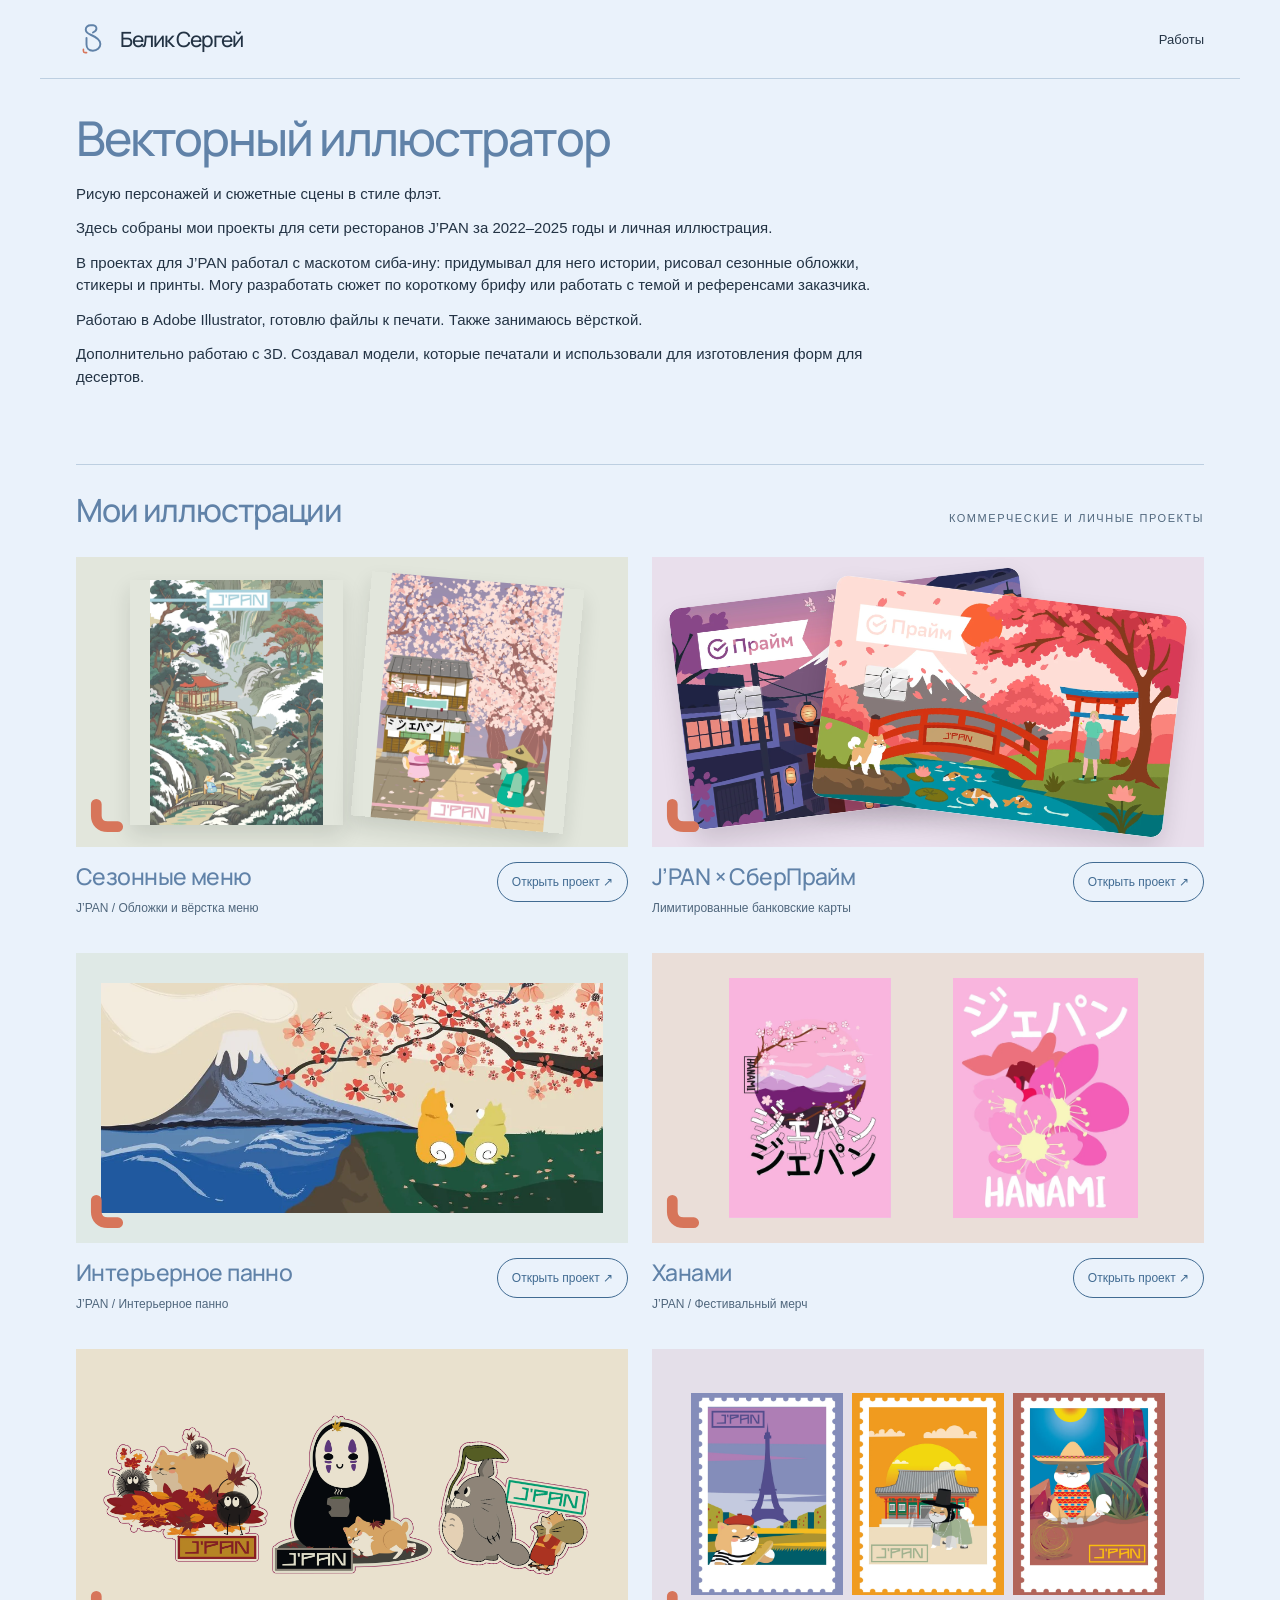
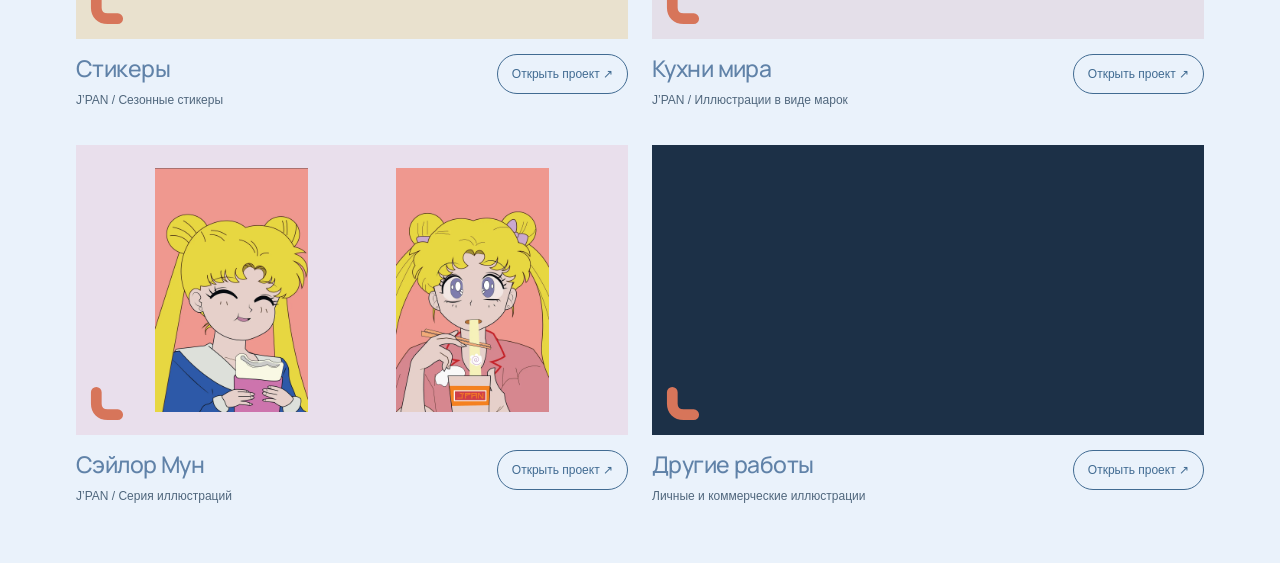
<file: index.html>
<!DOCTYPE html>

<html lang="ru">
<head>
<meta charset="utf-8"/>
<meta content="width=device-width, initial-scale=1" name="viewport"/>
<meta content="#eaf2fb" name="theme-color"/>
<meta content="Сергей Белик — коммерческий векторный иллюстратор. Проекты для J’PAN в 2022–2025: меню, интерьер, мерч и коллаборации. Личные сюжетные иллюстрации." name="description"/>
<title>Сергей Белик — коммерческая векторная иллюстрация</title>
<link href="favicon.svg" rel="icon" type="image/svg+xml"/>
<link href="assets/fonts/manrope-medium.woff" rel="preload" as="font" type="font/woff" crossorigin="anonymous"/>
<link href="styles.css?v=20261020-unified-timing" rel="stylesheet"/>
<script defer="" src="content.js?v=20261020-compact-layout"></script>
<script defer src="text-content.js?v=20261020-compact-layout"></script>
<script defer="" src="script.js?v=20261020-unified-timing"></script>
</head>
<body>
<div id="sergey-portfolio-concept">
<header class="sp-header">
<button aria-label="Белик Сергей — на главную" class="sp-brand cursor-interaction" data-home="" type="button"><img aria-hidden="true" class="sp-brand-mark" src="assets/sb-ribbon.svg?v=20261008-blue-orange-3" alt="" width="32" height="32"/> <span data-text="home.brandName">Белик Сергей</span></button>
<nav aria-label="Навигация портфолио" class="sp-nav"><button class="cursor-interaction" data-jump="sp-work" type="button" data-text="ui.navWork">Работы</button></nav>
</header>
<main class="sp-home">
<section class="sp-intro" id="sp-about">
<div><h1 data-text="home.heading">Векторный иллюстратор</h1></div>
<div class="sp-intro-copy"><p data-text="home.intro">Рисую персонажей и сюжетные сцены в стиле флэт.</p><p data-text="home.introExtra">Здесь собраны мои проекты для сети ресторанов J’PAN за 2022–2025 годы и личная иллюстрация.</p><p data-text="home.aboutIntro">В проектах для J’PAN работал с маскотом сиба-ину: придумывал для него истории, рисовал сезонные обложки, стикеры и принты. Могу разработать сюжет по короткому брифу или работать с темой и референсами заказчика.</p><p data-text="home.aboutExtra">Работаю в Adobe Illustrator, готовлю файлы к печати. Также занимаюсь вёрсткой.</p><p data-text="home.about3d">Дополнительно работаю с 3D. Создавал модели, которые печатали и использовали для изготовления форм для десертов.</p></div>
</section>

<section class="sp-section" id="sp-work">
<div class="sp-section-head"><h2 data-text="home.worksTitle">Мои иллюстрации</h2><span class="sp-label" data-text="home.worksLabel">Коммерческие и личные проекты</span></div>
<div class="sp-grid">

<button aria-label="Открыть проект: Сезонные меню J’PAN" class="sp-project cursor-interaction" data-project="menus" type="button"><span class="sp-project-art sp-menus"><svg class="sp-project-corner" viewBox="423 818 108 111" aria-hidden="true" focusable="false"><path d="M443 838 L443 874 C443 895 457 909 479 909 L511 909"/></svg><img alt="Зимняя обложка J’PAN" data-asset="winterFront" decoding="async" height="3600" loading="lazy" src="assets/previews/winter25a_back.webp" width="2546"/><img alt="Весенняя обложка Ханами" data-asset="springFront" decoding="async" height="3600" loading="lazy" src="assets/previews/hanami_front.webp" width="2546"/></span><span class="sp-project-meta"><span><span class="sp-project-title">Сезонные меню</span><span class="sp-project-label">J’PAN / Обложки и вёрстка меню</span></span><span aria-hidden="true" class="sp-arrow">Открыть проект ↗</span></span></button><button aria-label="Открыть проект: J’PAN × СберПрайм" class="sp-project cursor-interaction" data-project="bank" type="button"><span class="sp-project-art sp-bank"><svg class="sp-project-corner" viewBox="423 818 108 111" aria-hidden="true" focusable="false"><path d="M443 838 L443 874 C443 895 457 909 479 909 L511 909"/></svg><img alt="Банковская карта с ночной улицей" data-asset="bankNight" decoding="async" height="2270" loading="lazy" src="assets/previews/sber-night-final.webp" width="3600"/><img alt="Банковская карта с садом и сакурой" data-asset="bankSpring" decoding="async" height="2270" loading="lazy" src="assets/previews/sber-sakura-final.webp" width="3600"/></span><span class="sp-project-meta"><span><span class="sp-project-title">J’PAN × СберПрайм</span><span class="sp-project-label">Лимитированные банковские карты</span></span><span aria-hidden="true" class="sp-arrow">Открыть проект ↗</span></span></button><button aria-label="Открыть проект: Интерьерное панно" class="sp-project cursor-interaction" data-project="panel" type="button"><span class="sp-project-art sp-panel"><svg class="sp-project-corner" viewBox="423 818 108 111" aria-hidden="true" focusable="false"><path d="M443 838 L443 874 C443 895 457 909 479 909 L511 909"/></svg><img alt="Иллюстрация для интерьерного панно J’PAN" data-asset="panel" decoding="async" height="412" loading="lazy" src="assets/previews/panel-source-hi.webp" width="900"/></span><span class="sp-project-meta"><span><span class="sp-project-title">Интерьерное панно</span><span class="sp-project-label">J’PAN / Интерьерное панно</span></span><span aria-hidden="true" class="sp-arrow">Открыть проект ↗</span></span></button><button aria-label="Открыть проект: Ханами — фестивальный мерч" class="sp-project cursor-interaction" data-project="merch" type="button"><span class="sp-project-art sp-merch"><svg class="sp-project-corner" viewBox="423 818 108 111" aria-hidden="true" focusable="false"><path d="M443 838 L443 874 C443 895 457 909 479 909 L511 909"/></svg><img alt="Первый принт Ханами" data-asset="merchOne" decoding="async" height="1338" loading="lazy" src="assets/previews/hanami-print-1-cropped.webp" width="900"/><img alt="Второй принт Ханами" data-asset="merchTwo" decoding="async" height="1165" loading="lazy" src="assets/previews/hanami-print-2-cropped.webp" width="900"/></span><span class="sp-project-meta"><span><span class="sp-project-title">Ханами</span><span class="sp-project-label">J’PAN / Фестивальный мерч</span></span><span aria-hidden="true" class="sp-arrow">Открыть проект ↗</span></span></button><button aria-label="Открыть проект: Стикеры" class="sp-project cursor-interaction" data-project="stickers" type="button"><span class="sp-project-art sp-stickers"><svg class="sp-project-corner" viewBox="423 818 108 111" aria-hidden="true" focusable="false"><path d="M443 838 L443 874 C443 895 457 909 479 909 L511 909"/></svg><img alt="Осенний стикер J’PAN" data-asset="stickerOne" decoding="async" height="2000" loading="lazy" src="assets/previews/autumn-sticker-1.webp" width="2000"/><img alt="Второй осенний стикер J’PAN" data-asset="stickerTwo" decoding="async" height="2000" loading="lazy" src="assets/previews/autumn-sticker-2.webp" width="2000"/><img alt="Третий осенний стикер J’PAN" data-asset="stickerThree" decoding="async" height="2000" loading="lazy" src="assets/previews/autumn-sticker-3.webp" width="2000"/></span><span class="sp-project-meta"><span><span class="sp-project-title">Стикеры</span><span class="sp-project-label">J’PAN / Сезонные стикеры</span></span><span aria-hidden="true" class="sp-arrow">Открыть проект ↗</span></span></button><button aria-label="Открыть проект: Кухни мира" class="sp-project cursor-interaction" data-project="series" type="button"><span class="sp-project-art sp-series"><svg class="sp-project-corner" viewBox="423 818 108 111" aria-hidden="true" focusable="false"><path d="M443 838 L443 874 C443 895 457 909 479 909 L511 909"/></svg><img alt="Первая иллюстрация серии Кухни мира" data-asset="worldOne" decoding="async" height="2400" loading="lazy" src="assets/previews/world-cuisines-1.webp" width="1800"/><img alt="Вторая иллюстрация серии Кухни мира" data-asset="worldTwo" decoding="async" height="2400" loading="lazy" src="assets/previews/world-cuisines-2.webp" width="1800"/><img alt="Третья иллюстрация серии Кухни мира" data-asset="worldThree" decoding="async" height="2400" loading="lazy" src="assets/previews/world-cuisines-3.webp" width="1800"/></span><span class="sp-project-meta"><span><span class="sp-project-title">Кухни мира</span><span class="sp-project-label">J’PAN / Иллюстрации в виде марок</span></span><span aria-hidden="true" class="sp-arrow">Открыть проект ↗</span></span></button><button aria-label="Открыть проект: Сэйлор Мун" class="sp-project cursor-interaction" data-project="sailor" type="button"><span class="sp-project-art sp-sailor"><svg class="sp-project-corner" viewBox="423 818 108 111" aria-hidden="true" focusable="false"><path d="M443 838 L443 874 C443 895 457 909 479 909 L511 909"/></svg><img alt="Сэйлор Мун — первая иллюстрация" data-asset="restored63" decoding="async" height="2600" loading="lazy" src="assets/previews/sailor-moon-1.webp" width="1625"/><img alt="Сэйлор Мун — вторая иллюстрация" data-asset="restored64" decoding="async" height="2600" loading="lazy" src="assets/previews/sailor-moon-2.webp" width="1625"/></span><span class="sp-project-meta"><span><span class="sp-project-title">Сэйлор Мун</span><span class="sp-project-label">J’PAN / Серия иллюстраций</span></span><span aria-hidden="true" class="sp-arrow">Открыть проект ↗</span></span></button><button aria-label="Открыть проект: Другие работы" class="sp-project cursor-interaction" data-project="selected" type="button"><span class="sp-project-art sp-selected"><svg class="sp-project-corner" viewBox="423 818 108 111" aria-hidden="true" focusable="false"><path d="M443 838 L443 874 C443 895 457 909 479 909 L511 909"/></svg><img alt="Книжный магазин: девушка, кот и корги среди бумажных волн и оживших книг" data-asset="imaginationFlood" decoding="async" height="1132" loading="lazy" src="assets/previews/imagination-flood.webp" width="1600"/></span><span class="sp-project-meta"><span><span class="sp-project-title">Другие работы</span><span class="sp-project-label">Личные и коммерческие иллюстрации</span></span><span aria-hidden="true" class="sp-arrow">Открыть проект ↗</span></span></button></div>
</section>

</main>
<section aria-label="Страница проекта" class="sp-case" hidden="">
<button aria-label="Назад ко всем работам" class="sp-case-back cursor-interaction" data-return="" type="button"><span aria-hidden="true">←</span> <span data-text="ui.back">Назад</span></button>
<div class="sp-case-head"><div><p class="sp-label" data-case-label=""></p><h2 data-case-title=""></h2></div><p data-case-description=""></p></div>
<nav aria-label="Разделы проекта" class="sp-case-nav" hidden=""></nav>
<div class="sp-case-divider" aria-hidden="true"></div>
<div class="sp-case-gallery"></div>
<div aria-label="Публикации проекта" class="sp-case-publications" hidden=""></div>
</section>

<span aria-live="polite" class="sr-only" data-announcement=""></span>
<div class="sp-project-transition" role="status" tabindex="-1" aria-label="Открываем проект" hidden>
<svg class="sp-transition-logo" viewBox="403 244 480 700" aria-hidden="true" focusable="false">
<path class="sp-transition-blue" d="M647 484 C680 466 721 442 720 403 C722 365 698 332 650 330 L598 330 C537 330 492 367 493 425 C494 473 532 502 598 531 C705 576 804 629 804 725 C804 809 730 867 645 867 C555 867 509 805 509 737 L509 601"/>
<!-- Starts with the existing orange corner and travels once around the logo. -->
<path class="sp-transition-orbit" pathLength="100" d="M443 838 L443 874 C443 895 457 909 479 909 L807 909 C831 909 850 890 850 866 L850 313 C850 289 831 270 807 270 L486 270 C462 270 443 289 443 313 L443 838 Z"/>
</svg>
</div>
<dialog aria-labelledby="sp-lightbox-caption" class="sp-lightbox">
<div class="sp-lightbox-toolbar"><button aria-pressed="false" data-image-zoom="" type="button">Увеличить</button><a data-image-original="" rel="noopener noreferrer" target="_blank">Открыть изображение ↗</a><button aria-label="Закрыть просмотр" autofocus="" data-image-close="" type="button">Закрыть ×</button></div>
<div class="sp-lightbox-stage"><img alt=""/></div>
<div class="sp-lightbox-bottom"><button aria-label="Предыдущее изображение" data-image-previous="" type="button">←</button><p id="sp-lightbox-caption"></p><button aria-label="Следующее изображение" data-image-next="" type="button">→</button></div>
</dialog></div>
</body>
</html>
</file>
<file: styles.css>
@font-face{font-family:Manrope;src:url('assets/fonts/manrope-medium.woff') format('woff');font-style:normal;font-weight:500;font-display:swap}
    #sergey-portfolio-concept{--paper:#eaf2fb;--ink:#233344;--sub:#50677d;--rule:#bdcfe1;--accent:#416b92;--stage:#d8e6f3;--corner:#d7755a;--logo-blue:#6082A8;font-family:Arial,Helvetica,sans-serif;color:var(--ink);background:var(--paper);text-align:left;overflow-wrap:break-word}
    #sergey-portfolio-concept *{box-sizing:border-box}
    #sergey-portfolio-concept [hidden]{display:none!important}
    #sergey-portfolio-concept button,#sergey-portfolio-concept a{font:inherit;color:inherit}
    #sergey-portfolio-concept h1,#sergey-portfolio-concept h2,#sergey-portfolio-concept h3,#sergey-portfolio-concept h4,#sergey-portfolio-concept .sp-project-title,#sergey-portfolio-concept .sp-brand{font-family:Manrope,Arial,Helvetica,sans-serif;font-weight:500;font-style:normal;font-synthesis:none}
    #sergey-portfolio-concept h1,#sergey-portfolio-concept h2,#sergey-portfolio-concept h3,#sergey-portfolio-concept h4,#sergey-portfolio-concept .sp-project-title{color:var(--logo-blue)}
    #sergey-portfolio-concept button{cursor:inherit}
    #sergey-portfolio-concept img{display:block;max-width:100%;height:auto}
    #sergey-portfolio-concept p,#sergey-portfolio-concept h1,#sergey-portfolio-concept h2,#sergey-portfolio-concept h3{margin:0}
    #sergey-portfolio-concept .sp-header{padding:23px 36px;display:flex;justify-content:space-between;align-items:center;gap:24px;border-bottom:1px solid var(--rule)}
    #sergey-portfolio-concept .sp-brand{font-size:21px;letter-spacing:-.06em;background:none;border:0;padding:0;text-align:left;font-weight:500;display:flex;gap:12px;align-items:center}
    #sergey-portfolio-concept .sp-brand-mark{display:block;flex:0 0 32px;width:32px;height:32px;object-fit:contain}
    #sergey-portfolio-concept .sp-nav{display:flex;gap:26px}
    #sergey-portfolio-concept .sp-nav button{font-size:13px;padding:4px 0;border:0;background:none}
    #sergey-portfolio-concept .sp-label{font-size:11px;line-height:1.5;letter-spacing:.14em;text-transform:uppercase}
    #sergey-portfolio-concept .sp-intro{padding:32px 36px 24px;display:grid;grid-template-columns:1fr;gap:18px;align-items:start}
    #sergey-portfolio-concept .sp-intro .sp-label{color:var(--accent);margin-bottom:22px}
    #sergey-portfolio-concept h1{font-weight:500;font-size:clamp(32px,4vw,48px);line-height:1.12;letter-spacing:-.045em}
    #sergey-portfolio-concept [data-text="home.heading"],#sergey-portfolio-concept [data-case-description],#sergey-portfolio-concept .sp-intro-copy p,#sergey-portfolio-concept .sp-about-copy p{white-space:pre-line}
    #sergey-portfolio-concept .sp-intro-copy{max-width:820px;padding-bottom:0}
    #sergey-portfolio-concept .sp-intro-copy p{font-size:15px;line-height:1.5}
    #sergey-portfolio-concept .sp-intro-copy p+p{margin-top:12px}
    #sergey-portfolio-concept .sp-text-link{display:inline-flex;align-items:center;gap:20px;padding:14px 0 6px;background:none;border:0;border-bottom:1px solid var(--ink);font-size:13px}
    #sergey-portfolio-concept .sp-hero{margin:0 36px}
    #sergey-portfolio-concept .sp-hero img{width:100%;aspect-ratio:2.18;object-fit:contain;background:#cde0e5}
    #sergey-portfolio-concept .sp-hero-caption{display:flex;justify-content:space-between;gap:16px;padding:14px 0 22px;color:var(--sub);font-size:12px}
    #sergey-portfolio-concept .sp-section{padding:52px 36px 58px}
    #sergey-portfolio-concept .sp-section-head{display:flex;justify-content:space-between;align-items:baseline;gap:20px;margin-bottom:25px;border-top:1px solid var(--rule);padding-top:23px}
    #sergey-portfolio-concept .sp-section-head h2{font-size:32px;font-weight:500;letter-spacing:-.035em}
    #sergey-portfolio-concept .sp-section-head .sp-label{color:var(--sub)}
    #sergey-portfolio-concept .sp-grid{display:grid;grid-template-columns:1fr 1fr;gap:36px 24px}
    #sergey-portfolio-concept .sp-project{border:0;background:none;padding:0;display:block;width:100%;text-align:left}
    #sergey-portfolio-concept .sp-project-art{height:290px;position:relative;overflow:hidden;display:flex;align-items:center;justify-content:center;gap:18px;padding:23px;background:var(--stage)}
    #sergey-portfolio-concept .sp-project:hover .sp-project-art{filter:brightness(.98)}
    #sergey-portfolio-concept .sp-project:hover .sp-project-title{color:var(--logo-blue)}
    #sergey-portfolio-concept .sp-menus{background:light-dark(#e2e6dc,#354031)}
    #sergey-portfolio-concept .sp-menus img{width:42%;max-height:245px;object-fit:contain;box-shadow:0 10px 20px #18211420}
    #sergey-portfolio-concept .sp-menus img:first-child{transform:rotate(-5deg)}
    #sergey-portfolio-concept .sp-menus img:last-child{transform:rotate(5deg)}
    #sergey-portfolio-concept .sp-bank{background:light-dark(#e9dfec,#3b2c42)}
    #sergey-portfolio-concept .sp-bank img{position:absolute;width:64%;border-radius:12px;box-shadow:0 12px 24px #21112525}
    #sergey-portfolio-concept .sp-bank img:first-of-type{top:30px;left:28px;transform:rotate(-7deg)}
    #sergey-portfolio-concept .sp-bank img:last-of-type{bottom:30px;right:28px;transform:rotate(7deg)}
    #sergey-portfolio-concept .sp-panel{background:light-dark(#dfe9e6,#2f413b);padding:25px}
    #sergey-portfolio-concept .sp-panel img{width:100%;max-height:235px;object-fit:contain}
    #sergey-portfolio-concept .sp-merch{background:light-dark(#eaded8,#44352d)}
    #sergey-portfolio-concept .sp-merch img{width:43%;height:240px;object-fit:contain}
    #sergey-portfolio-concept .sp-series{background:light-dark(#e4dfe9,#3a3142);gap:9px}
    #sergey-portfolio-concept .sp-series img{width:30%;max-height:229px;object-fit:contain}
    #sergey-portfolio-concept .sp-stickers{background:light-dark(#e9e1ce,#d6d0bf);gap:0}
    #sergey-portfolio-concept .sp-stickers img{width:33%;object-fit:contain;mix-blend-mode:multiply}
    #sergey-portfolio-concept .sp-stickers img:first-child{transform:rotate(-9deg) translateY(22px)}
    #sergey-portfolio-concept .sp-stickers img:last-child{transform:rotate(9deg) translateY(15px)}
    #sergey-portfolio-concept .sp-project-meta{display:flex;justify-content:space-between;align-items:start;gap:14px;margin-top:15px;flex-wrap:wrap}
    #sergey-portfolio-concept .sp-project-title{display:block;font-size:23px;font-weight:500;letter-spacing:-.025em;line-height:1.3}
    #sergey-portfolio-concept .sp-project-label{display:block;font-size:12px;line-height:1.5;color:var(--sub);margin-top:7px}
    #sergey-portfolio-concept .sp-arrow{color:var(--accent);font-size:12px;line-height:1.5;padding:10px 14px;border:1px solid currentColor;border-radius:24px;white-space:nowrap;transition:background .15s,color .15s}
    #sergey-portfolio-concept .sp-project:hover .sp-arrow,#sergey-portfolio-concept .sp-project:focus-visible .sp-arrow{color:var(--paper);background:var(--accent);border-color:var(--accent)}
    #sergey-portfolio-concept button{cursor:pointer}
    #sergey-portfolio-concept button:focus-visible,#sergey-portfolio-concept a:focus-visible{outline:2px solid var(--accent);outline-offset:6px}
    @media(hover:hover) and (pointer:fine){#sergey-portfolio-concept .sp-project:hover .sp-project-art{animation:sp-work-jiggle .36s ease-out}}
    @keyframes sp-work-jiggle{0%,100%{transform:none}25%{transform:translate(-2px,0) rotate(-.4deg)}55%{transform:translate(2px,-1px) rotate(.4deg)}78%{transform:translate(-1px,0) rotate(-.2deg)}}
    @media(prefers-reduced-motion:reduce){#sergey-portfolio-concept .sp-project:hover .sp-project-art{animation:none}#sergey-portfolio-concept .sp-arrow{transition:none}}
    #sergey-portfolio-concept .sp-about{display:grid;grid-template-columns:1fr 1.4fr;gap:40px;padding:48px 36px 64px;border-top:1px solid var(--rule)}
    #sergey-portfolio-concept .sp-about h2{font-size:43px;font-weight:500;letter-spacing:-.035em;margin-top:16px}
    #sergey-portfolio-concept .sp-about-copy{max-width:490px;font-size:19px;line-height:1.55}
    #sergey-portfolio-concept .sp-about-copy p+p{font-size:13px;color:var(--sub);margin-top:20px}
    #sergey-portfolio-concept .sp-footer{padding:22px 36px;background:var(--ink);color:var(--paper);display:flex;justify-content:space-between;gap:20px;font-size:12px;line-height:1.6}
    #sergey-portfolio-concept .sp-case{padding:34px 36px 100px}
    #sergey-portfolio-concept .sp-case-back{position:fixed;left:max(20px,calc((100vw - 1200px) / 2 + 36px));bottom:calc(24px + env(safe-area-inset-bottom,0px));z-index:10;display:inline-flex;align-items:center;gap:12px;min-height:48px;padding:12px 20px;border:1px solid var(--rule);border-radius:28px;background:var(--paper);box-shadow:0 4px 24px #22251f20;font-size:14px;line-height:1.5}
    #sergey-portfolio-concept .sp-case-back:hover{border-color:var(--accent);color:var(--accent)}
    #sergey-portfolio-concept .sp-case-head{padding:38px 0 30px;display:grid;grid-template-columns:1.2fr 1fr;gap:32px;align-items:end}
    #sergey-portfolio-concept .sp-case-head h2{font-size:clamp(36px,5.4vw,60px);line-height:1.12;font-weight:500;letter-spacing:-.035em;margin-top:15px}
    #sergey-portfolio-concept .sp-case-head p{font-size:16px;line-height:1.6;max-width:370px}
    #sergey-portfolio-concept .sp-case-gallery{display:grid;grid-template-columns:1fr 1fr;gap:30px 20px;align-items:start}
    #sergey-portfolio-concept .sp-case-gallery figure{margin:0;min-width:0}
    #sergey-portfolio-concept .sp-media-art{background:var(--stage);padding:24px;display:flex;align-items:center;justify-content:center}
    #sergey-portfolio-concept .sp-case-gallery img{width:100%;height:auto;max-height:480px;object-fit:contain}
    #sergey-portfolio-concept .sp-case-gallery .sp-media-published .sp-media-art{background:none;padding:0}
    #sergey-portfolio-concept .sp-case-gallery .sp-media-published img{height:auto;max-height:480px}
    #sergey-portfolio-concept .sp-case-gallery figcaption{font-size:12px;line-height:1.6;color:var(--sub);padding-top:12px;display:flex;justify-content:space-between;gap:10px;flex-wrap:wrap}
    #sergey-portfolio-concept .sp-case-gallery figcaption a{color:var(--ink);text-underline-offset:4px}
    #sergey-portfolio-concept .sp-case-publications{display:flex;flex-wrap:wrap;gap:10px 20px;margin-bottom:25px;font-size:12px}
    #sergey-portfolio-concept .sp-case-publications a{color:var(--ink);text-underline-offset:4px}
    #sergey-portfolio-concept .sp-case-gallery.sp-case-wide img{height:auto;max-height:560px}
    #sergey-portfolio-concept .sp-series.sp-series-live{padding:0}
    #sergey-portfolio-concept .sp-series.sp-series-live img{width:100%;max-height:none;height:100%;object-fit:cover}
    #sergey-portfolio-concept .sp-case-gallery.sp-case-wide{grid-template-columns:1fr}
    #sergey-portfolio-concept .sp-case-proof{margin-top:34px;border-top:1px solid var(--rule);padding-top:23px;display:grid;grid-template-columns:1fr 1fr;gap:25px;align-items:start}
    #sergey-portfolio-concept .sp-case-proof h3{font-size:25px;letter-spacing:-.04em;font-weight:500;margin:14px 0}
    #sergey-portfolio-concept .sp-case-proof p{color:var(--sub);font-size:14px;line-height:1.6}
    #sergey-portfolio-concept .sp-case-proof img{width:100%;max-height:460px;object-fit:contain}
    #sergey-portfolio-concept .sp-case-proof a{display:inline-block;font-size:13px;margin-top:16px;text-underline-offset:4px}
    #sergey-portfolio-concept .sp-case-proof{margin:0 0 36px;padding-bottom:24px;border-bottom:1px solid var(--rule)}
    #sergey-portfolio-concept .sp-proof-media{display:grid;gap:16px}
    #sergey-portfolio-concept .sp-proof-media figure{margin:0}
    #sergey-portfolio-concept .sp-proof-media figcaption{font-size:12px;color:var(--sub);padding-top:9px}
    #sergey-portfolio-concept .sp-proof-links{display:flex;flex-wrap:wrap;gap:0 20px}
    #sergey-portfolio-concept .sp-proof-preview{display:grid;grid-template-columns:1fr 1fr 1fr;gap:24px}
    #sergey-portfolio-concept .sp-proof-preview button{border:0;background:none;text-align:left;padding:0}
    #sergey-portfolio-concept .sp-proof-preview img{width:100%;height:210px;object-fit:contain;background:var(--stage)}
    #sergey-portfolio-concept .sp-proof-preview span{display:block;font-size:14px;margin-top:12px}
    #sergey-portfolio-concept .sp-project-proof-note{display:block;font-size:12px;color:var(--accent);margin-top:9px}
    @media(max-width:680px){#sergey-portfolio-concept .sp-proof-preview{grid-template-columns:1fr;gap:24px}#sergey-portfolio-concept .sp-proof-preview img{height:260px}}
    @media(max-width:680px){
      #sergey-portfolio-concept .sp-header{padding:20px;align-items:start;gap:18px;flex-wrap:wrap}
      #sergey-portfolio-concept .sp-nav{gap:20px}
      #sergey-portfolio-concept .sp-intro{padding:34px 20px 28px;grid-template-columns:1fr;gap:24px}
      #sergey-portfolio-concept h1{font-size:clamp(38px,9vw,61px)}
      #sergey-portfolio-concept .sp-intro .sp-label{margin-bottom:18px}
      #sergey-portfolio-concept .sp-intro-copy{max-width:100%;display:block}
      #sergey-portfolio-concept .sp-intro-copy p{font-size:14px}
      #sergey-portfolio-concept .sp-text-link{font-size:12px;gap:12px;margin-top:14px}
      #sergey-portfolio-concept .sp-hero{margin:0 20px}
      #sergey-portfolio-concept .sp-hero-caption{font-size:11px;flex-wrap:wrap;gap:5px;padding-bottom:5px}
      #sergey-portfolio-concept .sp-section{padding:35px 20px 42px}
      #sergey-portfolio-concept .sp-section-head{gap:12px;flex-wrap:wrap}
      #sergey-portfolio-concept .sp-section-head h2{font-size:28px}
      #sergey-portfolio-concept .sp-grid{grid-template-columns:1fr;gap:29px}
      #sergey-portfolio-concept .sp-project-art{height:300px}
      #sergey-portfolio-concept .sp-about{grid-template-columns:1fr;padding:35px 20px 42px;gap:25px}
      #sergey-portfolio-concept .sp-about h2{font-size:36px}
      #sergey-portfolio-concept .sp-about-copy{font-size:17px}
      #sergey-portfolio-concept .sp-footer{padding:22px 20px;flex-wrap:wrap}
      #sergey-portfolio-concept .sp-case{padding:28px 20px 100px}
      #sergey-portfolio-concept .sp-case-head{grid-template-columns:1fr;gap:22px}
      #sergey-portfolio-concept .sp-case-gallery{gap:25px;grid-template-columns:1fr}
      #sergey-portfolio-concept .sp-media-art{padding:16px}
      #sergey-portfolio-concept .sp-case-gallery img,#sergey-portfolio-concept .sp-case-gallery .sp-media-published img{height:auto;max-height:520px}
      #sergey-portfolio-concept .sp-case-proof{grid-template-columns:1fr}
    }
    @media(max-width:380px){#sergey-portfolio-concept .sp-intro-copy{display:block}#sergey-portfolio-concept .sp-text-link{margin-top:15px}#sergey-portfolio-concept .sp-project-art{height:250px}#sergey-portfolio-concept .sp-menus img{max-height:205px}#sergey-portfolio-concept .sp-merch img{height:200px}}
    @media(pointer:coarse){#sergey-portfolio-concept .sp-nav button,#sergey-portfolio-concept .sp-brand,#sergey-portfolio-concept .sp-text-link,#sergey-portfolio-concept .sp-case-back{min-height:44px}}

html { color-scheme: light; }
body { margin: 0; background: #eaf2fb; }
#sergey-portfolio-concept { max-width: 1200px; margin: 0 auto; }
#sergey-portfolio-concept .sr-only { position: absolute; width: 1px; height: 1px; padding: 0; margin: -1px; overflow: hidden; clip-path: inset(50%); white-space: nowrap; border: 0; }

#sergey-portfolio-concept .sp-selected{background:#1c3047;padding:0}
#sergey-portfolio-concept .sp-selected img{width:100%;height:100%;object-fit:contain}
#sergey-portfolio-concept .sp-gallery-heading{grid-column:1 / -1;font-size:23px;font-weight:500;letter-spacing:-.04em;padding-top:18px;border-top:1px solid var(--rule)}

#sergey-portfolio-concept .sp-sailor{background:light-dark(#e9dfec,#3b2c42)}
#sergey-portfolio-concept .sp-sailor img{width:44%;height:100%;object-fit:contain}
#sergey-portfolio-concept .sp-case-publications{margin-top:30px}

#sergey-portfolio-concept .sp-case-nav{position:sticky;top:0;z-index:2;display:flex;flex-wrap:wrap;gap:8px;padding:14px 0 18px;background:var(--paper);margin-bottom:0}
#sergey-portfolio-concept .sp-case-nav button{border:1px solid var(--rule);background:none;border-radius:22px;padding:10px 14px;font-size:12px;line-height:1.5;text-align:left}
#sergey-portfolio-concept .sp-case-nav button:hover{border-color:var(--accent);color:var(--accent)}
#sergey-portfolio-concept .sp-gallery-heading{scroll-margin-top:130px}
#sergey-portfolio-concept .sp-media-art{width:100%;border:0;position:relative;cursor:zoom-in}
#sergey-portfolio-concept .sp-media-art::after,#sergey-portfolio-concept .sp-hero-view::after{content:'⤢';position:absolute;right:12px;bottom:12px;display:grid;place-items:center;width:36px;height:36px;border:1px solid var(--rule);border-radius:50%;background:var(--paper);color:var(--ink);font-size:23px}
#sergey-portfolio-concept .sp-hero-view{display:block;position:relative;width:100%;padding:0;border:0;background:none;cursor:zoom-in}
#sergey-portfolio-concept .sp-lightbox{position:fixed;inset:0;width:min(1400px,96vw);height:94dvh;max-width:96vw;max-height:94dvh;margin:auto;padding:18px;border:1px solid var(--rule);border-radius:12px;background:var(--paper);color:var(--ink);overflow:hidden}
#sergey-portfolio-concept .sp-lightbox[open]{display:flex;flex-direction:column;gap:14px}
#sergey-portfolio-concept .sp-lightbox::backdrop{background:#000b}
#sergey-portfolio-concept .sp-lightbox-toolbar{display:flex;align-items:center;gap:12px;flex-wrap:wrap;flex-shrink:0}
#sergey-portfolio-concept .sp-lightbox button,#sergey-portfolio-concept .sp-lightbox-toolbar a{padding:10px 14px;min-height:44px;border:1px solid var(--rule);border-radius:24px;background:none;font-size:12px;line-height:1.5;text-decoration:none;white-space:nowrap}
#sergey-portfolio-concept .sp-lightbox-toolbar [data-image-close]{margin-left:auto}
#sergey-portfolio-concept .sp-lightbox-stage{flex:1;min-height:0;overflow:auto;position:relative;background:var(--stage);overscroll-behavior:contain}
#sergey-portfolio-concept .sp-lightbox-stage img{position:absolute;top:50%;left:50%;transform:translate(-50%,-50%);width:auto;height:auto;max-width:100%;max-height:100%;object-fit:contain;cursor:zoom-in}
#sergey-portfolio-concept .sp-lightbox-zoomed .sp-lightbox-stage{display:block}
#sergey-portfolio-concept .sp-lightbox-zoomed .sp-lightbox-stage img{position:static;transform:none;width:var(--image-width);max-width:none;max-height:none;cursor:zoom-out}
#sergey-portfolio-concept .sp-lightbox-bottom{display:flex;align-items:center;justify-content:space-between;gap:16px;font-size:12px;line-height:1.5;flex-shrink:0}
#sergey-portfolio-concept .sp-lightbox-bottom p{min-width:0;text-align:center}
#sergey-portfolio-concept .sp-lightbox button:disabled{opacity:.35;cursor:default}
@media(max-width:680px){#sergey-portfolio-concept .sp-gallery-heading{scroll-margin-top:210px}#sergey-portfolio-concept .sp-lightbox{padding:12px;gap:10px}#sergey-portfolio-concept .sp-lightbox-toolbar{gap:7px}#sergey-portfolio-concept .sp-lightbox button,#sergey-portfolio-concept .sp-lightbox-toolbar a{padding:10px;font-size:11px}}
#sergey-portfolio-concept .sp-gallery-subheading{grid-column:1 / -1;font-size:16px;font-weight:500;letter-spacing:-.02em;margin:0;padding-top:12px}

#sergey-portfolio-concept .sp-case-gallery{justify-items:center}
#sergey-portfolio-concept .sp-case-gallery figure{width:100%}
#sergey-portfolio-concept .sp-case-gallery .sp-media-single{grid-column:1 / -1;width:calc((100% - 20px) / 2)}
#sergey-portfolio-concept .sp-case-gallery.sp-case-wide .sp-media-single{width:100%}
#sergey-portfolio-concept .sp-case-gallery .sp-media-art{height:440px}
#sergey-portfolio-concept .sp-case-gallery img,#sergey-portfolio-concept .sp-case-gallery .sp-media-published img{width:100%;height:100%;max-height:100%;object-fit:contain}
#sergey-portfolio-concept .sp-case-gallery .sp-media-published .sp-media-art{padding:18px;background:var(--stage);border:1px solid var(--rule)}
#sergey-portfolio-concept .sp-case-gallery.sp-case-wide .sp-media-art{height:560px}
#sergey-portfolio-concept .sp-case-gallery figcaption{align-items:center;justify-content:center;flex-direction:column;text-align:center;gap:10px;padding-top:14px}
#sergey-portfolio-concept .sp-case-gallery figcaption a,#sergey-portfolio-concept .sp-case-publications .sp-release-link{display:inline-flex;align-items:center;justify-content:center;min-height:40px;padding:8px 16px;border:1px solid var(--rule);border-radius:24px;font-size:12px;line-height:1.5;text-decoration:none;color:var(--ink);background:var(--paper)}
#sergey-portfolio-concept .sp-release-link:hover{border-color:var(--accent);color:var(--accent)}
#sergey-portfolio-concept .sp-case-publications{display:flex;justify-content:center;gap:16px;max-width:880px;margin:38px auto 0;padding-top:24px;border-top:1px solid var(--rule);text-align:center}
#sergey-portfolio-concept .sp-release-heading{width:100%;font-size:20px;font-weight:500;margin-bottom:4px}
#sergey-portfolio-concept .sp-release-card{display:flex;align-items:center;flex-direction:column;justify-content:space-between;gap:12px;flex:0 1 250px;padding:18px;background:var(--stage);border:1px solid var(--rule)}
#sergey-portfolio-concept .sp-release-context{font-size:12px;line-height:1.5;color:var(--sub)}
#sergey-portfolio-concept .sp-gallery-heading,#sergey-portfolio-concept .sp-gallery-subheading{width:100%;text-align:center}
@media(max-width:680px){
 #sergey-portfolio-concept .sp-case-gallery .sp-media-single{width:100%}
 #sergey-portfolio-concept .sp-case-gallery .sp-media-art{height:clamp(280px,95vw,480px)}
 #sergey-portfolio-concept .sp-case-gallery.sp-case-wide .sp-media-art{height:clamp(240px,95vw,480px)}
 #sergey-portfolio-concept .sp-release-card{flex-basis:100%;max-width:360px}
}
#sergey-portfolio-concept .sp-case-gallery .sp-media-published{max-width:540px}

/* The clicked card's corner lands on the logo, then completes its orbit. */
#sergey-portfolio-concept .sp-project-transition{position:fixed;inset:0;z-index:9999;display:grid;place-items:center;pointer-events:all}
#sergey-portfolio-concept .sp-project-transition::before{content:'';position:absolute;inset:0;background:var(--paper);animation:sp-transition-wash var(--sp-fade-duration,160ms) ease-out both}
#sergey-portfolio-concept .sp-transition-logo{position:relative;display:block;width:clamp(112px,24vw,152px);height:auto;overflow:visible;animation:sp-transition-wash var(--sp-fade-duration,160ms) ease-out both}
#sergey-portfolio-concept .sp-transition-blue{fill:none;stroke:#6082A8;stroke-width:41;stroke-linecap:round;stroke-linejoin:round}
#sergey-portfolio-concept .sp-transition-orbit{fill:none;stroke:var(--corner);stroke-width:34;stroke-linecap:round;stroke-linejoin:round;stroke-dasharray:var(--sp-orbit-rest,5.7 94.3);stroke-dashoffset:0;visibility:hidden}
#sergey-portfolio-concept .sp-transition-arrived .sp-transition-orbit{visibility:visible;animation:sp-corner-orbit var(--sp-orbit-duration,600ms) linear both}
#sergey-portfolio-concept .sp-project-corner{position:absolute;left:14px;bottom:14px;z-index:3;width:34px;height:35px;pointer-events:none}
#sergey-portfolio-concept .sp-project-corner path,#sergey-portfolio-concept .sp-transition-flyer path{fill:none;stroke:var(--corner);stroke-linecap:round;stroke-linejoin:round}
#sergey-portfolio-concept .sp-project-corner path{stroke-width:34}
#sergey-portfolio-concept .sp-project-is-opening .sp-project-corner{opacity:0}
#sergey-portfolio-concept .sp-project-is-opening .sp-project-art{animation:none}
#sergey-portfolio-concept .sp-transition-flyer{position:fixed;left:0;top:0;width:100%;height:100%;z-index:1;overflow:visible;pointer-events:none}
#sergey-portfolio-concept .sp-transition-reverse::before,#sergey-portfolio-concept .sp-transition-reverse .sp-transition-logo{animation:none;opacity:1}
#sergey-portfolio-concept .sp-transition-reverse.sp-transition-returning::before,#sergey-portfolio-concept .sp-transition-reverse.sp-transition-returning .sp-transition-logo{animation:sp-transition-wash var(--sp-fade-duration,160ms) ease-in reverse both}
#sergey-portfolio-concept .sp-transition-reverse.sp-transition-arrived .sp-transition-orbit{animation-direction:reverse}
@keyframes sp-transition-wash{from{opacity:0}to{opacity:1}}
@keyframes sp-corner-orbit{
  0%{stroke-dasharray:var(--sp-orbit-rest,5.7 94.3);stroke-dashoffset:0}
  14%{stroke-dasharray:14 86;stroke-dashoffset:-9}
  26%{stroke-dasharray:19 81;stroke-dashoffset:-24}
  75%{stroke-dasharray:19 81;stroke-dashoffset:-77}
  89%{stroke-dasharray:12 88;stroke-dashoffset:-91}
  100%{stroke-dasharray:var(--sp-orbit-rest,5.7 94.3);stroke-dashoffset:-100}
}
@media(max-width:680px){#sergey-portfolio-concept .sp-project-corner{left:12px;bottom:12px;width:30px;height:31px}}
@media(prefers-reduced-motion:reduce){#sergey-portfolio-concept .sp-transition-orbit,#sergey-portfolio-concept .sp-transition-logo,#sergey-portfolio-concept .sp-project-transition::before{animation:none}}

/* A complete landscape illustration, shown without cropping at every size. */
#sergey-portfolio-concept .sp-project-featured{grid-column:1 / -1}
#sergey-portfolio-concept .sp-project-art.sp-imagination{height:auto;aspect-ratio:3600 / 2546;padding:0;background:#1c3047}
#sergey-portfolio-concept .sp-imagination img{width:100%;height:100%;object-fit:contain}
#sergey-portfolio-concept .sp-case-gallery.sp-case-illustration .sp-media-art{height:auto;aspect-ratio:3600 / 2546;padding:0;background:none}
#sergey-portfolio-concept .sp-case-gallery.sp-case-illustration img{width:100%;height:100%;max-height:none;object-fit:contain}

/* Narrative copy beside its menu group. */
#sergey-portfolio-concept .sp-gallery-description{grid-column:1 / -1;width:100%;max-width:760px;font-size:16px;line-height:1.6;white-space:pre-line;color:var(--sub);text-align:center}

/* Keep the opening illustration complete at its natural aspect ratio. */
#sergey-portfolio-concept .sp-case-gallery .sp-media-featured .sp-media-art{height:auto;padding:0;background:none}
#sergey-portfolio-concept .sp-case-gallery .sp-media-featured img{height:auto;max-height:none}

/* Every project has the same pair of rules, with or without section buttons. */
#sergey-portfolio-concept .sp-case-divider{height:26px;border-top:1px solid var(--rule);border-bottom:1px solid var(--rule);margin-bottom:18px}
#sergey-portfolio-concept .sp-case-gallery>.sp-gallery-heading:first-child{border-top:0;padding-top:0}
@media(max-width:680px){
 #sergey-portfolio-concept .sp-project-meta{display:grid;grid-template-columns:minmax(0,1fr) auto;align-items:start;gap:12px}
 #sergey-portfolio-concept .sp-project-meta>span:first-child{min-width:0}
 #sergey-portfolio-concept .sp-project-title{font-size:20px}
 #sergey-portfolio-concept .sp-project-meta .sp-arrow{justify-self:end;align-self:start}
}
</file>
